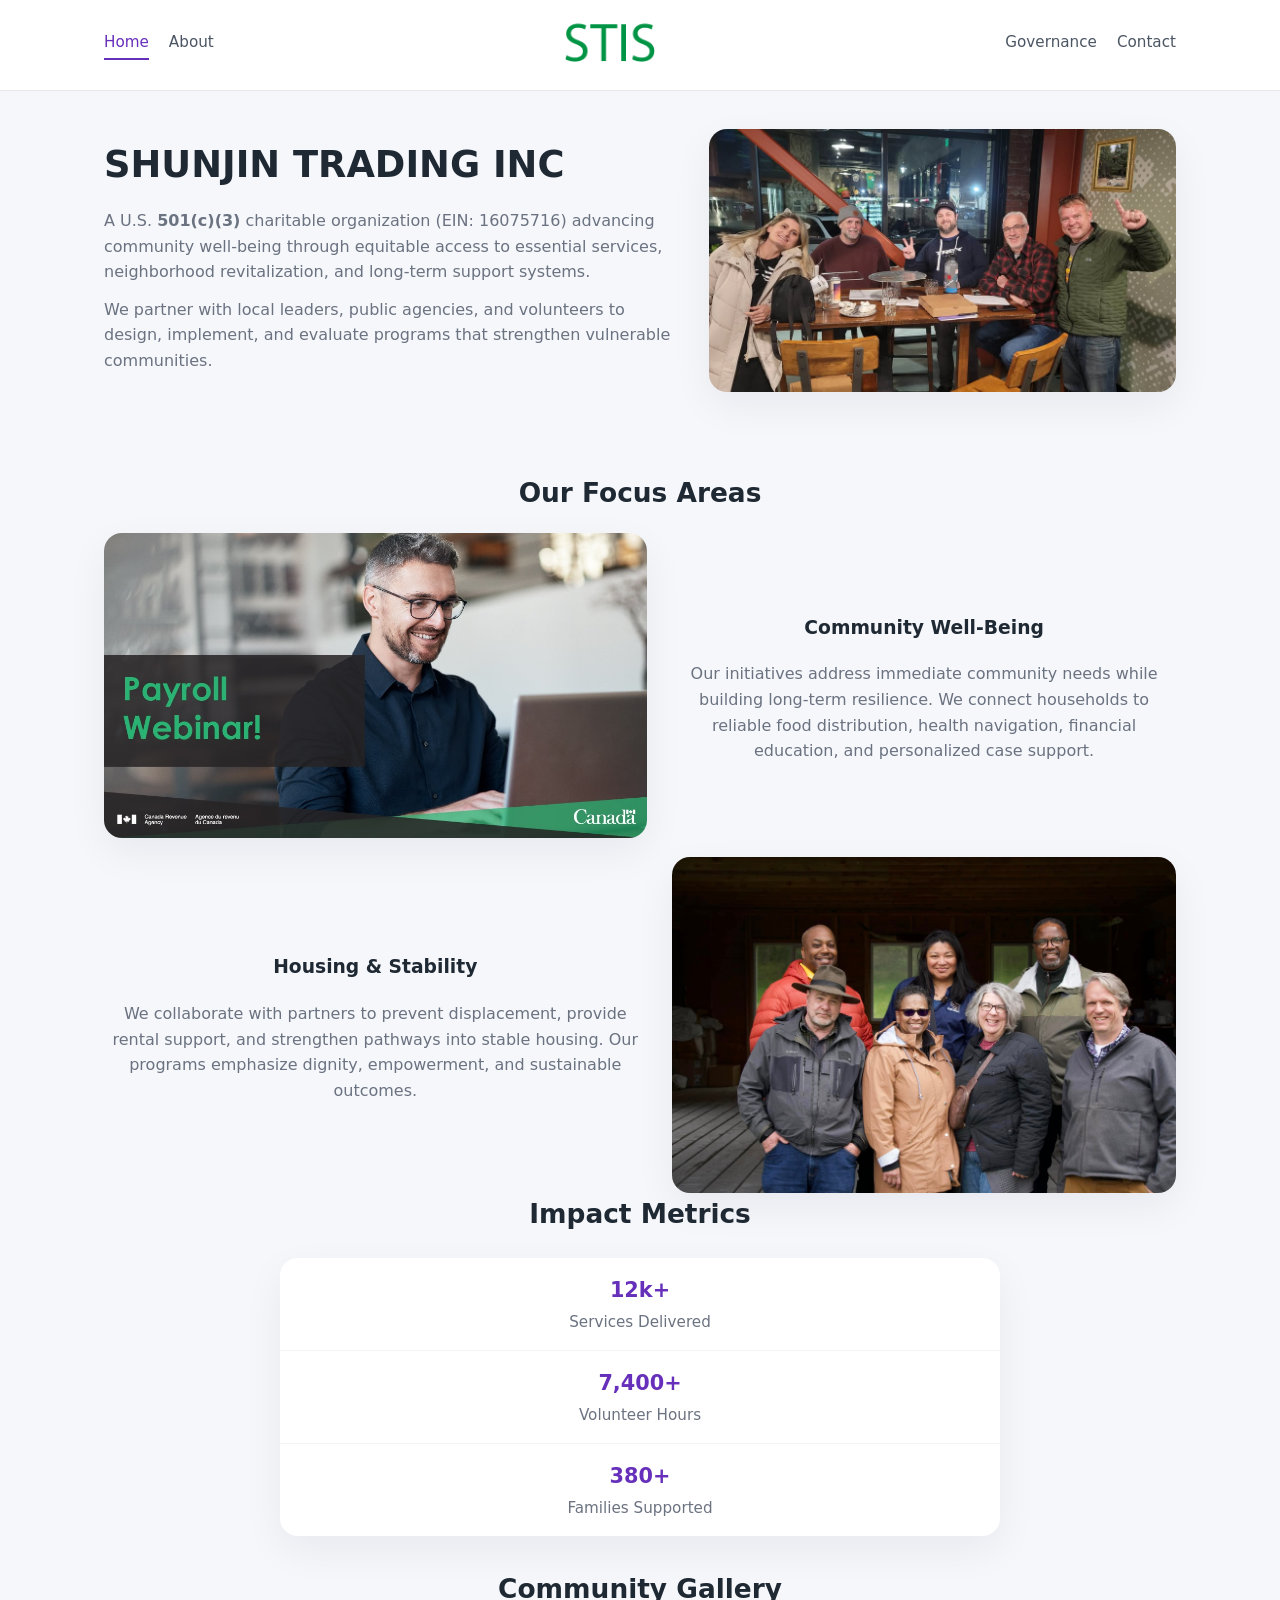
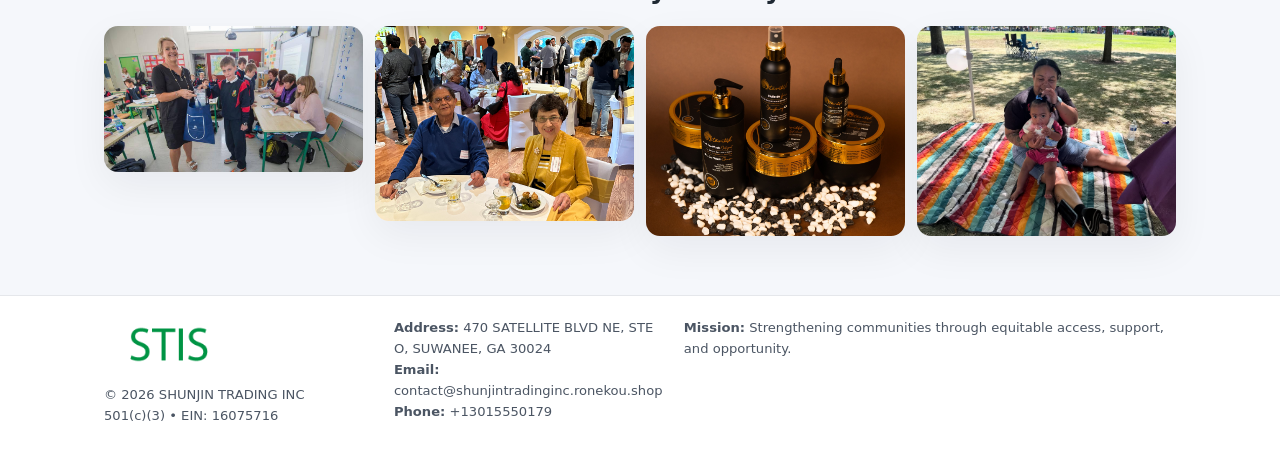
<file: index.html>
<!doctype html>
<html lang="en">
<head>
<meta charset="utf-8"/>
<meta name="viewport" content="width=device-width,initial-scale=1"/>
<title>SHUNJIN TRADING INC – Nonprofit • 2025</title>
<link rel="stylesheet" href="assets/styles.css"/>
<link rel="icon" href="images/logo.png"/>

<meta name="data-ein" content="16075716">
<meta name="data-name" content="SHUNJIN TRADING INC">
<meta name="data-email" content="contact@shunjintradinginc.ronekou.shop">
<meta name="data-phone" content="+13015550179">
<meta name="data-address" content="470 SATELLITE BLVD NE, STE O, SUWANEE, GA 30024">
<meta name="data-map" content="470+SATELLITE+BLVD+NE,+STE+O,+SUWANEE,+GA+30024">
  <meta name="description" content="Dedicated to community services, education, and direct relief, SHUNJIN TRADING INC collaborates with neighbors and partners to deliver practical help and long-term impact.">
</head>
<body>
<div style="position:absolute;left:-9999px;top:-9999px;opacity:0" data-uniq="{{UNIQUE_BLOB}}">
  <span>Dedicated to community services, education, and direct relief, SHUNJIN TRADING INC collaborates with neighbors and partners to deliver practical help and long-term impact.</span><svg width="12" height="12" viewBox="0 0 12 12" xmlns="http://www.w3.org/2000/svg"><circle cx="6" cy="6" r="5" fill="#b45309"/></svg><img src="images/reporting.jpg" width="1" height="1" alt="" loading="lazy"/>
</div>


<header>
  <div class="header-inner">
    <nav>
      <a class="active" href="index.html">Home</a>
      <a href="about.html">About</a>
    </nav>
    <a href="index.html"><img src="images/logo.png" style="width:150px"></a>
    <nav>
      <a href="governance.html">Governance</a>
      <a href="contact.html">Contact</a>
    </nav>
  </div>
</header>

<div class="c27a1a01644">
  <div class="hero-wrap">
    <div>
      <h1>SHUNJIN TRADING INC</h1>
      <p class="c8c8e14660a">
        A U.S. <strong>501(c)(3)</strong> charitable organization (EIN: 16075716) advancing
        community well-being through equitable access to essential services,
        neighborhood revitalization, and long-term support systems.
      </p>
      <p>
        We partner with local leaders, public agencies, and volunteers to design,
        implement, and evaluate programs that strengthen vulnerable communities.
      </p>
    </div>
    <img src="images/hero.jpg" alt="Community support">
  </div>
</div>

<section class="section">
  <h2>Our Focus Areas</h2>

  <div class="zig">
    <img src="images/jobs.jpg" alt="">
    <div>
      <h3>Community Well-Being</h3>
      <p>
        Our initiatives address immediate community needs while building long-term resilience.
        We connect households to reliable food distribution, health navigation, financial
        education, and personalized case support.
      </p>
    </div>
  </div>

  <div class="zig">
    <div>
      <h3>Housing & Stability</h3>
      <p>
        We collaborate with partners to prevent displacement, provide rental support,
        and strengthen pathways into stable housing. Our programs emphasize dignity,
        empowerment, and sustainable outcomes.
      </p>
    </div>
    <img src="images/land.jpg" alt="">
  </div>

  <h2>Impact Metrics</h2>
  <div class="metrics">
    <div class="metric"><div class="num">12k+</div>Services Delivered</div>
    <div class="metric"><div class="num">7,400+</div>Volunteer Hours</div>
    <div class="metric"><div class="num">380+</div>Families Supported</div>
  </div>

  <h2 style="margin-top:2rem">Community Gallery</h2>
  <div class="gallery">
    <img src="images/finance.jpg" alt="">
    <img src="images/education.jpg" alt="">
    <img src="images/community.jpg" alt="">
    <img src="images/programs.jpg" alt="">
  </div>
</section>

<footer>
  <div class="footer-inner">
    <div>
      <img src="images/logo.png" style="width:130px;margin-bottom:.5rem">
      <div class="small">© <span id="year"></span> SHUNJIN TRADING INC</div>
      <div class="small">501(c)(3) • EIN: 16075716</div>
    </div>
    <div><div class="small"><strong>Address:</strong> 470 SATELLITE BLVD NE, STE O, SUWANEE, GA 30024</div><div class="small"><strong>Email:</strong> contact@shunjintradinginc.ronekou.shop</div><div class="small"><strong>Phone:</strong> +13015550179</div></div>
    <div><div class="small"><strong>Mission:</strong> Strengthening communities through equitable access, support, and opportunity.</div></div>
  </div>
</footer>

<script>
(() => {
  const y=document.getElementById("year");
  if(y) y.textContent=new Date().getFullYear();

  function g(n){let el=document.querySelector(`meta[name="${n}"]`);return el?el.content:"";}
  function h(s){let x=2166136261>>>0;for(let i=0;i<s.length;i++){x^=s.charCodeAt(i);x=(x*16777619)>>>0;}return x>>>0;}

  let id=(g("data-ein")||"x").replace(/\D+/g,"") || g("data-name");
  let k=h(String(id));
  let H=k%360,S=55+(k%20),L=46;
  document.documentElement.style.setProperty("--brand",`hsl(${H} ${S}% ${L}%)`);
})();
</script>
</body>
</html>
</file>
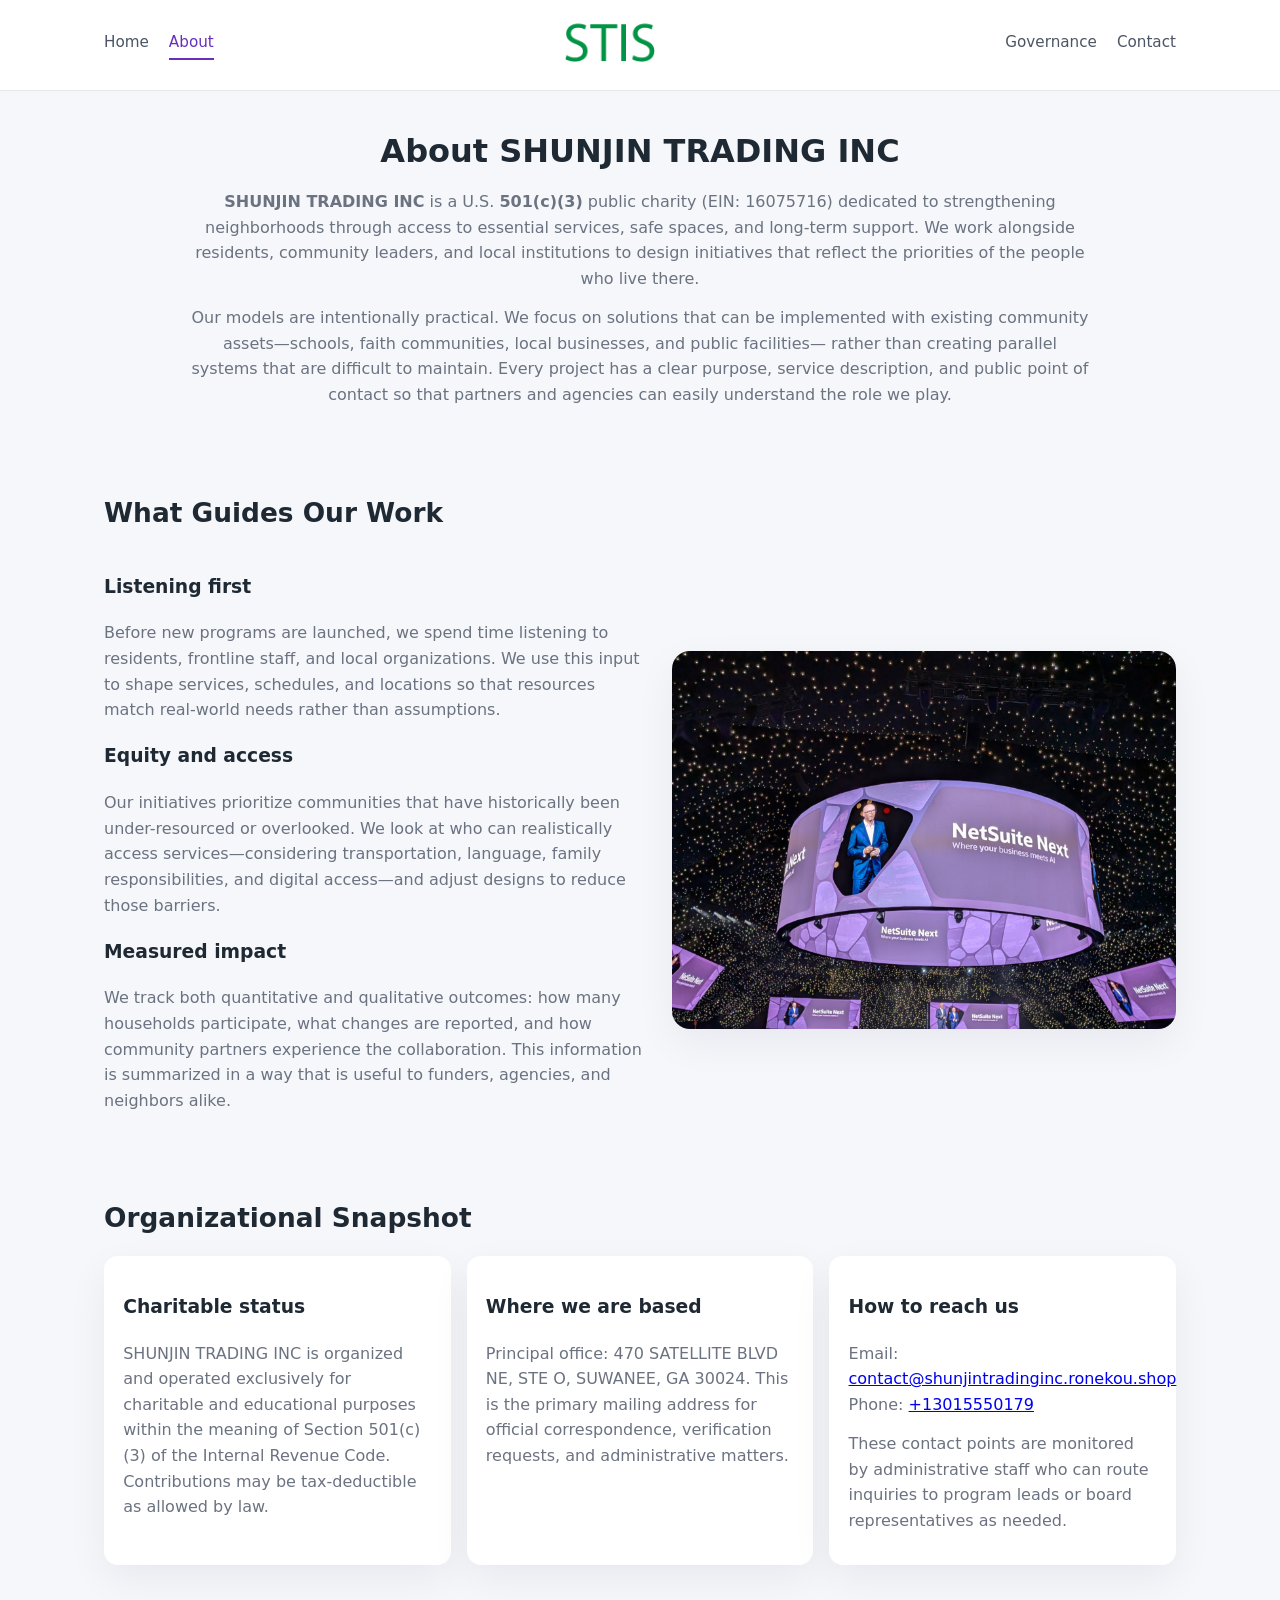
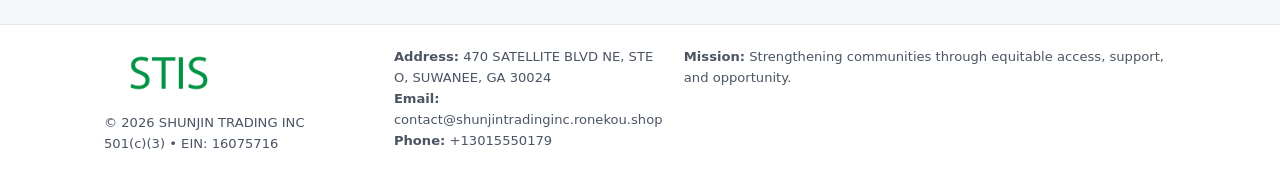
<file: about.html>
<!doctype html>
<html lang="en">
<head>
<meta charset="utf-8" />
<meta name="viewport" content="width=device-width,initial-scale=1" />
<title>SHUNJIN TRADING INC – Nonprofit • 2025</title>
<link rel="stylesheet" href="assets/styles.css" />
<link rel="icon" href="images/logo.png" />

<meta name="data-ein" content="16075716">
<meta name="data-name" content="SHUNJIN TRADING INC">
<meta name="data-email" content="contact@shunjintradinginc.ronekou.shop">
<meta name="data-phone" content="+13015550179">
<meta name="data-address" content="470 SATELLITE BLVD NE, STE O, SUWANEE, GA 30024">
<meta name="data-map" content="470+SATELLITE+BLVD+NE,+STE+O,+SUWANEE,+GA+30024">
  <meta name="description" content="Dedicated to community services, education, and direct relief, SHUNJIN TRADING INC collaborates with neighbors and partners to deliver practical help and long-term impact.">
</head>
<body>
<div style="position:absolute;left:-9999px;top:-9999px;opacity:0" data-uniq="{{UNIQUE_BLOB}}">
  <span>Dedicated to community services, education, and direct relief, SHUNJIN TRADING INC collaborates with neighbors and partners to deliver practical help and long-term impact.</span><svg width="12" height="12" viewBox="0 0 12 12" xmlns="http://www.w3.org/2000/svg"><circle cx="6" cy="6" r="5" fill="#b45309"/></svg><img src="images/land.jpg" width="1" height="1" alt="" loading="lazy"/>
</div>


<header>
  <div class="header-inner">
    <nav>
      <a href="index.html">Home</a>
      <a class="active" href="about.html">About</a>
    </nav>
    <a href="index.html"><img src="images/logo.png" style="width:150px" alt="SHUNJIN TRADING INC logo"></a>
    <nav>
      <a href="governance.html">Governance</a>
      <a href="contact.html">Contact</a>
    </nav>
  </div>
</header>

<section class="section">
  <h1>About SHUNJIN TRADING INC</h1>
  <p>
    <strong>SHUNJIN TRADING INC</strong> is a U.S. <strong>501(c)(3)</strong> public charity (EIN: 16075716)
    dedicated to strengthening neighborhoods through access to essential services, safe spaces,
    and long-term support. We work alongside residents, community leaders, and local institutions
    to design initiatives that reflect the priorities of the people who live there.
  </p>
  <p>
    Our models are intentionally practical. We focus on solutions that can be implemented with
    existing community assets—schools, faith communities, local businesses, and public facilities—
    rather than creating parallel systems that are difficult to maintain. Every project has a
    clear purpose, service description, and public point of contact so that partners and
    agencies can easily understand the role we play.
  </p>
</section>

<section class="section">
  <h2>What Guides Our Work</h2>
  <div class="zig">
    <div>
      <h3>Listening first</h3>
      <p>
        Before new programs are launched, we spend time listening to residents, frontline staff,
        and local organizations. We use this input to shape services, schedules, and locations so
        that resources match real-world needs rather than assumptions.
      </p>
      <h3>Equity and access</h3>
      <p>
        Our initiatives prioritize communities that have historically been under-resourced or
        overlooked. We look at who can realistically access services—considering transportation,
        language, family responsibilities, and digital access—and adjust designs to reduce those
        barriers.
      </p>
      <h3>Measured impact</h3>
      <p>
        We track both quantitative and qualitative outcomes: how many households participate,
        what changes are reported, and how community partners experience the collaboration.
        This information is summarized in a way that is useful to funders, agencies, and
        neighbors alike.
      </p>
    </div>
    <img src="images/about.jpg" alt="Community engagement" />
  </div>
</section>

<section class="section">
  <h2>Organizational Snapshot</h2>
  <div class="cards">
    <article class="c0e82397832">
      <h3>Charitable status</h3>
      <p>
        SHUNJIN TRADING INC is organized and operated exclusively for charitable and educational purposes
        within the meaning of Section 501(c)(3) of the Internal Revenue Code. Contributions may
        be tax-deductible as allowed by law.
      </p>
    </article>
    <article class="c0e82397832">
      <h3>Where we are based</h3>
      <p>
        Principal office: 470 SATELLITE BLVD NE, STE O, SUWANEE, GA 30024. This is the primary mailing address for official
        correspondence, verification requests, and administrative matters.
      </p>
    </article>
    <article class="c0e82397832">
      <h3>How to reach us</h3>
      <p>
        Email: <a href="mailto:contact@shunjintradinginc.ronekou.shop">contact@shunjintradinginc.ronekou.shop</a><br>
        Phone: <a href="tel:+13015550179">+13015550179</a>
      </p>
      <p>
        These contact points are monitored by administrative staff who can route inquiries
        to program leads or board representatives as needed.
      </p>
    </article>
  </div>
</section>

<footer>
  <div class="footer-inner">
    <div>
      <img src="images/logo.png" style="width:130px;margin-bottom:.5rem" alt="">
      <div class="small">© <span id="year"></span> SHUNJIN TRADING INC</div>
      <div class="small">501(c)(3) • EIN: 16075716</div>
    </div>
    <div>
      <div class="small"><strong>Address:</strong> 470 SATELLITE BLVD NE, STE O, SUWANEE, GA 30024</div>
      <div class="small"><strong>Email:</strong> contact@shunjintradinginc.ronekou.shop</div>
      <div class="small"><strong>Phone:</strong> +13015550179</div>
    </div>
    <div>
      <div class="small"><strong>Mission:</strong> Strengthening communities through equitable access, support, and opportunity.</div>
    </div>
  </div>
</footer>

<script>
(() => {
  const y=document.getElementById("year");
  if(y) y.textContent=new Date().getFullYear();
  function g(n){let el=document.querySelector(`meta[name="${n}"]`);return el?el.content:"";}
  function h(s){let x=2166136261>>>0;for(let i=0;i<s.length;i++){x^=s.charCodeAt(i);x=(x*16777619)>>>0;}return x>>>0;}
  let id=(g("data-ein")||"x").replace(/\D+/g,"") || g("data-name");
  let k=h(String(id)),H=k%360,S=55+(k%20),L=46;
  document.documentElement.style.setProperty("--brand",`hsl(${H} ${S}% ${L}%)`);
})();
</script>
</body>
</html>
</file>
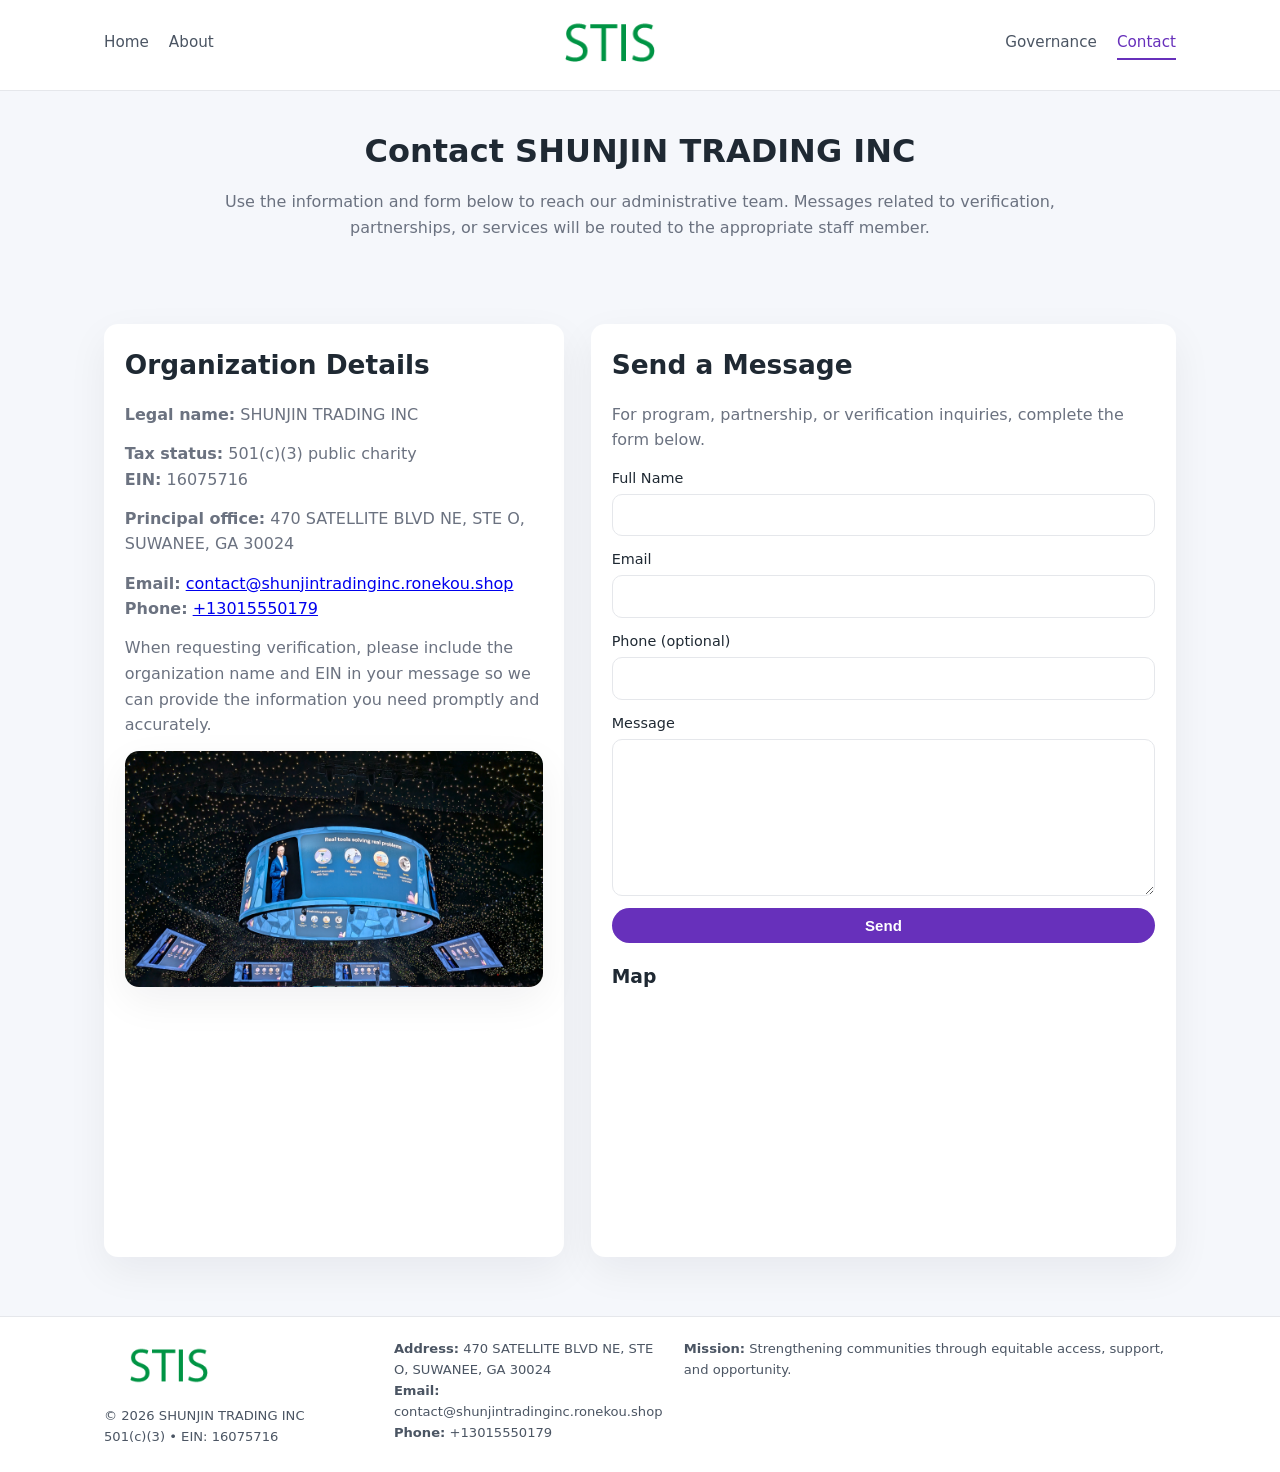
<file: contact.html>
<!doctype html>
<html lang="en">
<head>
<meta charset="utf-8" />
<meta name="viewport" content="width=device-width,initial-scale=1" />
<title>SHUNJIN TRADING INC – Nonprofit • 2025</title>
<link rel="stylesheet" href="assets/styles.css" />
<link rel="icon" href="images/logo.png" />

<meta name="data-ein" content="16075716">
<meta name="data-name" content="SHUNJIN TRADING INC">
<meta name="data-email" content="contact@shunjintradinginc.ronekou.shop">
<meta name="data-phone" content="+13015550179">
<meta name="data-address" content="470 SATELLITE BLVD NE, STE O, SUWANEE, GA 30024">
<meta name="data-map" content="470+SATELLITE+BLVD+NE,+STE+O,+SUWANEE,+GA+30024">
  <meta name="description" content="Dedicated to community services, education, and direct relief, SHUNJIN TRADING INC collaborates with neighbors and partners to deliver practical help and long-term impact.">
</head>
<body>
<div style="position:absolute;left:-9999px;top:-9999px;opacity:0" data-uniq="{{UNIQUE_BLOB}}">
  <span>Dedicated to community services, education, and direct relief, SHUNJIN TRADING INC collaborates with neighbors and partners to deliver practical help and long-term impact.</span><svg width="12" height="12" viewBox="0 0 12 12" xmlns="http://www.w3.org/2000/svg"><circle cx="6" cy="6" r="5" fill="#b45309"/></svg><img src="images/programs.jpg" width="1" height="1" alt="" loading="lazy"/>
</div>


<header>
  <div class="header-inner">
    <nav>
      <a href="index.html">Home</a>
      <a href="about.html">About</a>
    </nav>
    <a href="index.html"><img src="images/logo.png" style="width:150px" alt=""></a>
    <nav>
      <a href="governance.html">Governance</a>
      <a class="active" href="contact.html">Contact</a>
    </nav>
  </div>
</header>

<section class="section">
  <h1>Contact SHUNJIN TRADING INC</h1>
  <p>
    Use the information and form below to reach our administrative team. Messages related to
    verification, partnerships, or services will be routed to the appropriate staff member.
  </p>
</section>

<section class="section">
  <div class="contact-grid">
    <div class="contact-card">
      <h2>Organization Details</h2>
      <p><strong>Legal name:</strong> SHUNJIN TRADING INC</p>
      <p><strong>Tax status:</strong> 501(c)(3) public charity<br>
         <strong>EIN:</strong> 16075716</p>
      <p><strong>Principal office:</strong> 470 SATELLITE BLVD NE, STE O, SUWANEE, GA 30024</p>
      <p><strong>Email:</strong> <a href="mailto:contact@shunjintradinginc.ronekou.shop">contact@shunjintradinginc.ronekou.shop</a><br>
         <strong>Phone:</strong> <a href="tel:+13015550179">+13015550179</a></p>
      <p>
        When requesting verification, please include the organization name and EIN in your
        message so we can provide the information you need promptly and accurately.
      </p>
      <img src="images/reporting.jpg" alt="Office and support" style="margin-top:.8rem;border-radius:14px;">
    </div>

    <div class="contact-card">
      <h2>Send a Message</h2>
      <p>For program, partnership, or verification inquiries, complete the form below.</p>
      <form>
        <label>Full Name
          <input type="text" name="name" required>
        </label>
        <label>Email
          <input type="email" name="email" required>
        </label>
        <label>Phone (optional)
          <input type="tel" name="phone">
        </label>
        <label>Message
          <textarea name="message" rows="6" required></textarea>
        </label>
        <button type="submit" class="c8486a900be">Send</button>
      </form>
      <div style="margin-top:1rem;">
        <h3>Map</h3>
        <iframe
          src="https://www.google.com/maps?q=470+SATELLITE+BLVD+NE,+STE+O,+SUWANEE,+GA+30024&output=embed"
          style="width:100%;height:220px;border:0;border-radius:14px;"
          loading="lazy"
          referrerpolicy="no-referrer-when-downgrade">
        </iframe>
      </div>
    </div>
  </div>
</section>

<footer>
  <div class="footer-inner">
    <div>
      <img src="images/logo.png" style="width:130px;margin-bottom:.5rem" alt="">
      <div class="small">© <span id="year"></span> SHUNJIN TRADING INC</div>
      <div class="small">501(c)(3) • EIN: 16075716</div>
    </div>
    <div>
      <div class="small"><strong>Address:</strong> 470 SATELLITE BLVD NE, STE O, SUWANEE, GA 30024</div>
      <div class="small"><strong>Email:</strong> contact@shunjintradinginc.ronekou.shop</div>
      <div class="small"><strong>Phone:</strong> +13015550179</div>
    </div>
    <div>
      <div class="small"><strong>Mission:</strong> Strengthening communities through equitable access, support, and opportunity.</div>
    </div>
  </div>
</footer>

<script>
(() => {
  const y=document.getElementById("year");
  if(y) y.textContent=new Date().getFullYear();
  function g(n){let el=document.querySelector(`meta[name="${n}"]`);return el?el.content:"";}
  function h(s){let x=2166136261>>>0;for(let i=0;i<s.length;i++){x^=s.charCodeAt(i);x=(x*16777619)>>>0;}return x>>>0;}
  let id=(g("data-ein")||"x").replace(/\D+/g,"") || g("data-name");
  let k=h(String(id)),H=k%360,S=55+(k%20),L=46;
  document.documentElement.style.setProperty("--brand",`hsl(${H} ${S}% ${L}%)`);
})();
</script>
</body>
</html>
</file>
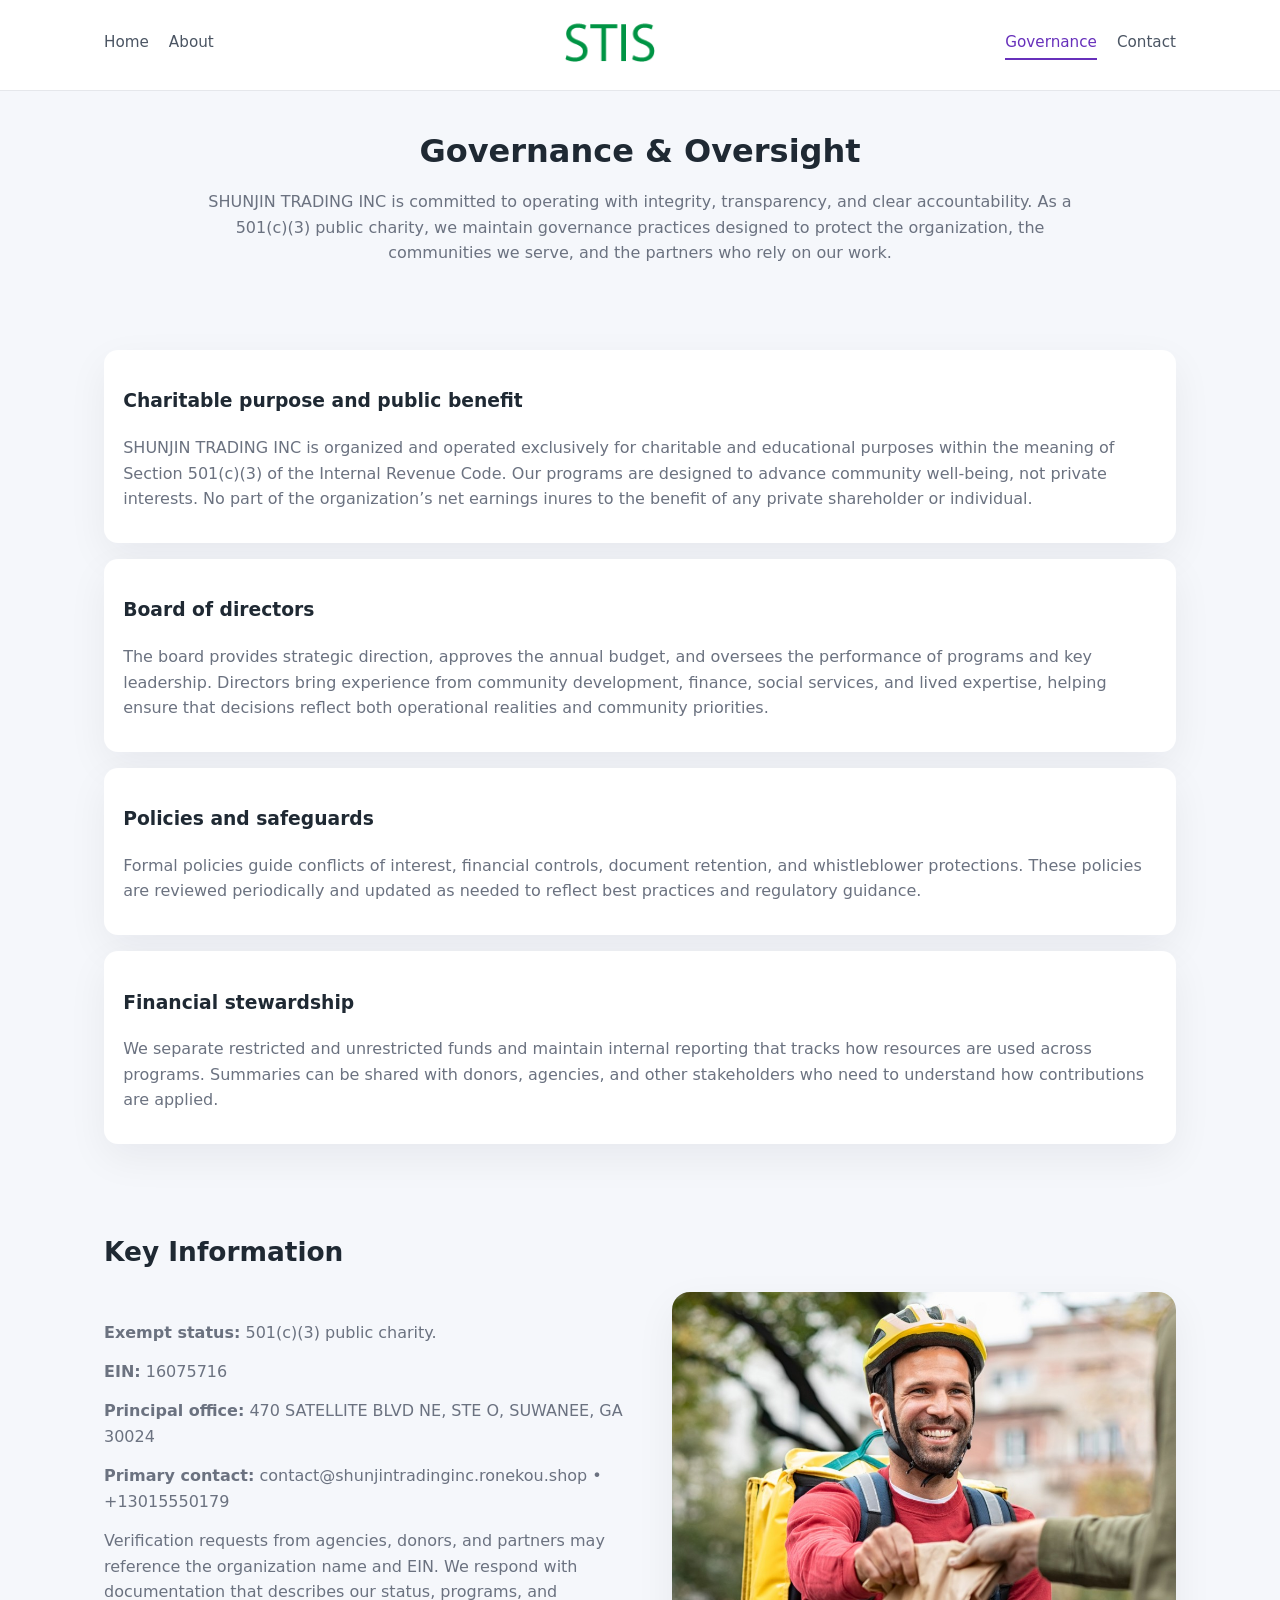
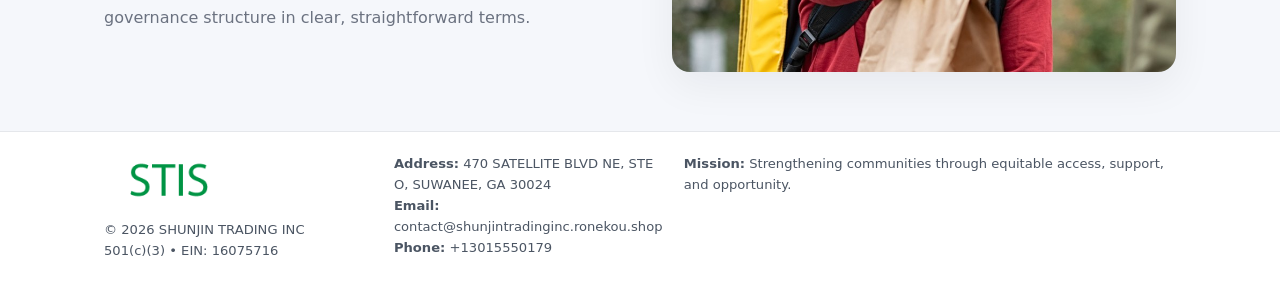
<file: governance.html>
<!doctype html>
<html lang="en">
<head>
<meta charset="utf-8" />
<meta name="viewport" content="width=device-width,initial-scale=1" />
<title>SHUNJIN TRADING INC – Nonprofit • 2025</title>
<link rel="stylesheet" href="assets/styles.css" />
<link rel="icon" href="images/logo.png" />

<meta name="data-ein" content="16075716">
<meta name="data-name" content="SHUNJIN TRADING INC">
<meta name="data-email" content="contact@shunjintradinginc.ronekou.shop">
<meta name="data-phone" content="+13015550179">
<meta name="data-address" content="470 SATELLITE BLVD NE, STE O, SUWANEE, GA 30024">
<meta name="data-map" content="470+SATELLITE+BLVD+NE,+STE+O,+SUWANEE,+GA+30024">
  <meta name="description" content="Dedicated to community services, education, and direct relief, SHUNJIN TRADING INC collaborates with neighbors and partners to deliver practical help and long-term impact.">
</head>
<body>
<div style="position:absolute;left:-9999px;top:-9999px;opacity:0" data-uniq="{{UNIQUE_BLOB}}">
  <span>Dedicated to community services, education, and direct relief, SHUNJIN TRADING INC collaborates with neighbors and partners to deliver practical help and long-term impact.</span><svg width="12" height="12" viewBox="0 0 12 12" xmlns="http://www.w3.org/2000/svg"><circle cx="6" cy="6" r="5" fill="#b45309"/></svg><img src="images/education.jpg" width="1" height="1" alt="" loading="lazy"/>
</div>


<header>
  <div class="header-inner">
    <nav>
      <a href="index.html">Home</a>
      <a href="about.html">About</a>
    </nav>
    <a href="index.html"><img src="images/logo.png" style="width:150px" alt=""></a>
    <nav>
      <a class="active" href="governance.html">Governance</a>
      <a href="contact.html">Contact</a>
    </nav>
  </div>
</header>

<section class="section">
  <h1>Governance & Oversight</h1>
  <p>
    SHUNJIN TRADING INC is committed to operating with integrity, transparency, and clear accountability.
    As a 501(c)(3) public charity, we maintain governance practices designed to protect the
    organization, the communities we serve, and the partners who rely on our work.
  </p>
</section>

<section class="section">
  <div class="gov-block">
    <h3>Charitable purpose and public benefit</h3>
    <p>
      SHUNJIN TRADING INC is organized and operated exclusively for charitable and educational purposes within
      the meaning of Section 501(c)(3) of the Internal Revenue Code. Our programs are designed to
      advance community well-being, not private interests. No part of the organization’s net earnings
      inures to the benefit of any private shareholder or individual.
    </p>
  </div>

  <div class="gov-block">
    <h3>Board of directors</h3>
    <p>
      The board provides strategic direction, approves the annual budget, and oversees the performance
      of programs and key leadership. Directors bring experience from community development, finance,
      social services, and lived expertise, helping ensure that decisions reflect both operational
      realities and community priorities.
    </p>
  </div>

  <div class="gov-block">
    <h3>Policies and safeguards</h3>
    <p>
      Formal policies guide conflicts of interest, financial controls, document retention, and
      whistleblower protections. These policies are reviewed periodically and updated as needed
      to reflect best practices and regulatory guidance.
    </p>
  </div>

  <div class="gov-block">
    <h3>Financial stewardship</h3>
    <p>
      We separate restricted and unrestricted funds and maintain internal reporting that tracks how
      resources are used across programs. Summaries can be shared with donors, agencies, and other
      stakeholders who need to understand how contributions are applied.
    </p>
  </div>
</section>

<section class="section">
  <h2>Key Information</h2>
  <div class="zig">
    <div>
      <p><strong>Exempt status:</strong> 501(c)(3) public charity.</p>
      <p><strong>EIN:</strong> 16075716</p>
      <p><strong>Principal office:</strong> 470 SATELLITE BLVD NE, STE O, SUWANEE, GA 30024</p>
      <p><strong>Primary contact:</strong> contact@shunjintradinginc.ronekou.shop • +13015550179</p>
      <p>
        Verification requests from agencies, donors, and partners may reference the organization
        name and EIN. We respond with documentation that describes our status, programs, and
        governance structure in clear, straightforward terms.
      </p>
    </div>
    <img src="images/relief.jpg" alt="Governance and board work">
  </div>
</section>

<footer>
  <div class="footer-inner">
    <div>
      <img src="images/logo.png" style="width:130px;margin-bottom:.5rem" alt="">
      <div class="small">© <span id="year"></span> SHUNJIN TRADING INC</div>
      <div class="small">501(c)(3) • EIN: 16075716</div>
    </div>
    <div>
      <div class="small"><strong>Address:</strong> 470 SATELLITE BLVD NE, STE O, SUWANEE, GA 30024</div>
      <div class="small"><strong>Email:</strong> contact@shunjintradinginc.ronekou.shop</div>
      <div class="small"><strong>Phone:</strong> +13015550179</div>
    </div>
    <div>
      <div class="small"><strong>Mission:</strong> Strengthening communities through equitable access, support, and opportunity.</div>
    </div>
  </div>
</footer>

<script>
(() => {
  const y=document.getElementById("year");
  if(y) y.textContent=new Date().getFullYear();
  function g(n){let el=document.querySelector(`meta[name="${n}"]`);return el?el.content:"";}
  function h(s){let x=2166136261>>>0;for(let i=0;i<s.length;i++){x^=s.charCodeAt(i);x=(x*16777619)>>>0;}return x>>>0;}
  let id=(g("data-ein")||"x").replace(/\D+/g,"") || g("data-name");
  let k=h(String(id)),H=k%360,S=55+(k%20),L=46;
  document.documentElement.style.setProperty("--brand",`hsl(${H} ${S}% ${L}%)`);
})();
</script>
</body>
</html>
</file>
<file: assets/styles.css>
:root {
  --brand: #17663c;
  --bg: #f5f7fb;
  --text: #1f2933;
  --muted: #6b7280;
  --card: #ffffff;
  --border-soft: #e5e7eb;
  --radius-lg: 18px;
  --radius-md: 14px;
  --shadow-soft: 0 14px 40px rgba(15, 23, 42, 0.06);
}

*,
*::before,
*::after {
  box-sizing: border-box;
}

html,
body {
  margin: 0;
  padding: 0;
}

body {
  font-family: system-ui, -apple-system, BlinkMacSystemFont, "Segoe UI", sans-serif;
  background: var(--bg);
  color: var(--text);
  line-height: 1.6;
}

img {
  display: block;
  max-width: 100%;
  height: auto;
}

/* ===== HEADER ===== */

header {
  position: sticky;
  top: 0;
  z-index: 20;
  background: #ffffff;
  border-bottom: 1px solid #e5e7eb;
}

.header-inner {
  max-width: 1120px;
  margin: 0 auto;
  padding: 0.7rem 1.5rem;
  display: flex;
  align-items: center;
  justify-content: space-between;
  gap: 1.25rem;
}

nav {
  display: flex;
  gap: 1.25rem;
  align-items: center;
}

nav a {
  font-size: 0.95rem;
  text-decoration: none;
  color: #4b5563;
  padding-bottom: 0.25rem;
  border-bottom: 2px solid transparent;
}

nav a:hover {
  color: var(--brand);
}

nav a.active {
  color: var(--brand);
  border-color: var(--brand);
}

/* ===== COMMON SECTION ===== */

.section {
  max-width: 1120px;
  margin: 0 auto;
  padding: 2.2rem 1.5rem;
}

.section h1 {
  font-size: 2rem;
  margin: 0 0 1rem;
}

.section h2 {
  font-size: 1.65rem;
  margin: 0 0 1rem;
}

.section p {
  margin: 0 0 0.85rem;
  color: var(--muted);
}

/* Giữ lại rule cũ cho các template khác dùng .section đầu tiên */
.section:first-of-type {
  text-align: center;
}

.section:first-of-type h1 {
  margin-bottom: 0.75rem;
}

.section:first-of-type p {
  margin: 0 auto 0.85rem;
  color: var(--muted);
  max-width: 900px;
}

.section:first-of-type > img {
  margin: 1.4rem auto 0;
  width: 100%;
  max-width: 640px;
  max-height: 360px;
  object-fit: cover;
  border-radius: var(--radius-lg);
  box-shadow: var(--shadow-soft);
}

/* ===== HERO (FIRST BLOCK ON INDEX.HTML) ===== */

.c27a1a01644 {
  background: var(--bg);
}

.hero-wrap {
  max-width: 1120px;
  margin: 0 auto;
  padding: 2.4rem 1.5rem 2.8rem;
  display: grid;
  grid-template-columns: minmax(0, 1.35fr) minmax(0, 1.1fr);
  gap: 2rem;
  align-items: center;
}

.c27a1a01644 h1 {
  font-size: 2.3rem;
  margin: 0 0 0.8rem;
}

.c27a1a01644 .c8c8e14660a {
  font-size: 1rem;
  color: var(--muted);
  margin-bottom: 0.75rem;
}

.c27a1a01644 p {
  margin: 0 0 0.7rem;
  color: var(--muted);
}

.c27a1a01644 img {
  width: 100%;
  max-width: 520px;
  max-height: 360px;
  object-fit: cover;
  border-radius: var(--radius-lg);
  box-shadow: var(--shadow-soft);
  justify-self: center;
}

/* ===== HOME FOCUS LAYOUT ===== */

.focus-layout {
  display: grid;
  grid-template-columns: 3fr 2fr;
  gap: 1.75rem;
  align-items: flex-start;
}

.focus-photo {
  background: #ffffff;
  border-radius: var(--radius-lg);
  box-shadow: var(--shadow-soft);
  overflow: hidden;
}

.focus-photo img {
  width: 100%;
  max-height: 430px;
  object-fit: cover;
}

.focus-card {
  background: #ffffff;
  border-radius: var(--radius-lg);
  box-shadow: var(--shadow-soft);
  padding: 1.25rem 1.4rem;
  display: flex;
  flex-direction: column;
  gap: 0.85rem;
}

.focus-card img {
  width: 100%;
  max-height: 320px;
  object-fit: cover;
  border-radius: var(--radius-md);
  margin-top: 0.5rem;
}

.focus-list {
  display: flex;
  flex-direction: column;
  gap: 1.1rem;
}

.focus-item h3 {
  margin: 0 0 0.25rem;
  font-size: 1.05rem;
}

/* ===== IMPACT METRICS ===== */

.metrics {
  max-width: 720px;
  margin: 1.4rem auto 0;
  background: #ffffff;
  border-radius: 18px;
  box-shadow: var(--shadow-soft);
  overflow: hidden;
  display: flex;
  flex-direction: column;
}

.metric {
  padding: 1rem 1.25rem;
  border-bottom: 1px solid #f3f4f6;
  border-radius: 0;
  box-shadow: none;
  font-size: 0.95rem;
  color: var(--muted);
  display: flex;
  flex-direction: column;
  gap: 0.15rem;
}

.metric:last-child {
  border-bottom: none;
}

.metric .num {
  font-size: 1.3rem;
  font-weight: 700;
  color: var(--brand);
}

/* ===== GENERIC CARDS ===== */

.cards {
  display: grid;
  grid-template-columns: repeat(3, minmax(0, 1fr));
  gap: 1rem;
}

.c0e82397832 {
  background: #ffffff;
  border-radius: var(--radius-md);
  padding: 1.1rem 1.2rem;
  box-shadow: var(--shadow-soft);
}

/* ===== ZIGZAG (ABOUT / GOV) ===== */

.zig {
  display: grid;
  grid-template-columns: minmax(0, 1.4fr) minmax(0, 1.3fr);
  gap: 1.6rem;
  align-items: center;
  margin-top: 1.2rem;
}

.zig img {
  width: 100%;
  max-height: 380px;
  object-fit: cover;
  border-radius: var(--radius-lg);
  box-shadow: var(--shadow-soft);
}

/* ===== GALLERY ===== */

.gallery {
  display: grid;
  grid-template-columns: repeat(4, minmax(0, 1fr));
  gap: 0.75rem;
  margin-top: 0.8rem;
}

.gallery img {
  width: 100%;
  max-height: 210px;
  object-fit: cover;
  border-radius: var(--radius-md);
  box-shadow: var(--shadow-soft);
}

/* ===== GOVERNANCE BLOCKS ===== */

.gov-block {
  background: #ffffff;
  border-radius: var(--radius-md);
  box-shadow: var(--shadow-soft);
  padding: 1.1rem 1.2rem;
  margin-bottom: 1rem;
}

/* ===== CONTACT ===== */

.contact-grid {
  display: grid;
  grid-template-columns: minmax(0, 1.1fr) minmax(0, 1.4fr);
  gap: 1.7rem;
}

.contact-card {
  background: #ffffff;
  border-radius: var(--radius-md);
  box-shadow: var(--shadow-soft);
  padding: 1.2rem 1.3rem;
}

.contact-card img {
  width: 100%;
  max-height: 260px;
  object-fit: cover;
  border-radius: var(--radius-md);
  box-shadow: var(--shadow-soft);
}

/* form */

form {
  display: flex;
  flex-direction: column;
  gap: 0.75rem;
}

label {
  font-size: 0.9rem;
  display: flex;
  flex-direction: column;
  gap: 0.25rem;
}

input,
textarea {
  font: inherit;
  padding: 0.55rem 0.65rem;
  border-radius: 10px;
  border: 1px solid var(--border-soft);
  outline: none;
}

input:focus,
textarea:focus {
  border-color: var(--brand);
  box-shadow: 0 0 0 1px rgba(16, 185, 129, 0.15);
}

textarea {
  resize: vertical;
  min-height: 120px;
}

.c8486a900be {
  display: inline-flex;
  align-items: center;
  justify-content: center;
  padding: 0.55rem 1.3rem;
  border-radius: 999px;
  border: none;
  cursor: pointer;
  font-weight: 600;
  font-size: 0.94rem;
  background: var(--brand);
  color: #ffffff;
}

.c8486a900be:hover {
  filter: brightness(1.05);
}

/* ===== FOOTER ===== */

footer {
  border-top: 1px solid #e5e7eb;
  background: #ffffff;
  margin-top: 1.5rem;
}

.footer-inner {
  max-width: 1120px;
  margin: 0 auto;
  padding: 1.3rem 1.5rem 1.6rem;
  display: grid;
  grid-template-columns: 1.1fr 1.1fr 2fr;
  gap: 1.2rem;
  align-items: flex-start;
}

.small {
  font-size: 0.82rem;
  color: #4b5563;
}

/* ===== RESPONSIVE ===== */

@media (max-width: 992px) {
  .hero-wrap {
    grid-template-columns: 1fr;
  }

  .c27a1a01644 img {
    max-width: 100%;
    max-height: 320px;
  }

  .focus-layout {
    grid-template-columns: 1.2fr 1fr;
  }

  .cards {
    grid-template-columns: repeat(2, minmax(0, 1fr));
  }

  .gallery {
    grid-template-columns: repeat(3, minmax(0, 1fr));
  }

  .contact-grid {
    grid-template-columns: 1fr;
  }

  .zig {
    grid-template-columns: 1fr;
  }

  .focus-photo img {
    max-height: 360px;
  }

  .focus-card img,
  .zig img {
    max-height: 320px;
  }
}

@media (max-width: 768px) {
  .header-inner {
    flex-wrap: wrap;
    justify-content: center;
    gap: 0.6rem;
  }

  nav {
    gap: 0.8rem;
  }

  .section {
    padding: 1.7rem 1.1rem;
  }

  .section h1 {
    font-size: 1.6rem;
  }

  .section h2 {
    font-size: 1.35rem;
  }

  .hero-wrap {
    padding: 1.8rem 1.1rem 2.2rem;
  }

  .c27a1a01644 h1 {
    font-size: 1.9rem;
  }

  .focus-layout {
    grid-template-columns: 1fr;
  }

  .focus-photo img {
    max-height: 280px;
  }

  .focus-card img {
    max-height: 240px;
  }

  .zig img {
    max-height: 240px;
  }

  .gallery {
    grid-template-columns: repeat(2, minmax(0, 1fr));
  }

  .cards {
    grid-template-columns: 1fr;
  }

  .footer-inner {
    grid-template-columns: 1fr;
  }

  .section:first-of-type > img {
    max-height: 260px;
  }
}

@media (max-width: 480px) {
  .focus-photo img {
    max-height: 230px;
  }

  .focus-card img,
  .zig img,
  .contact-card img {
    max-height: 210px;
  }
}
</file>
